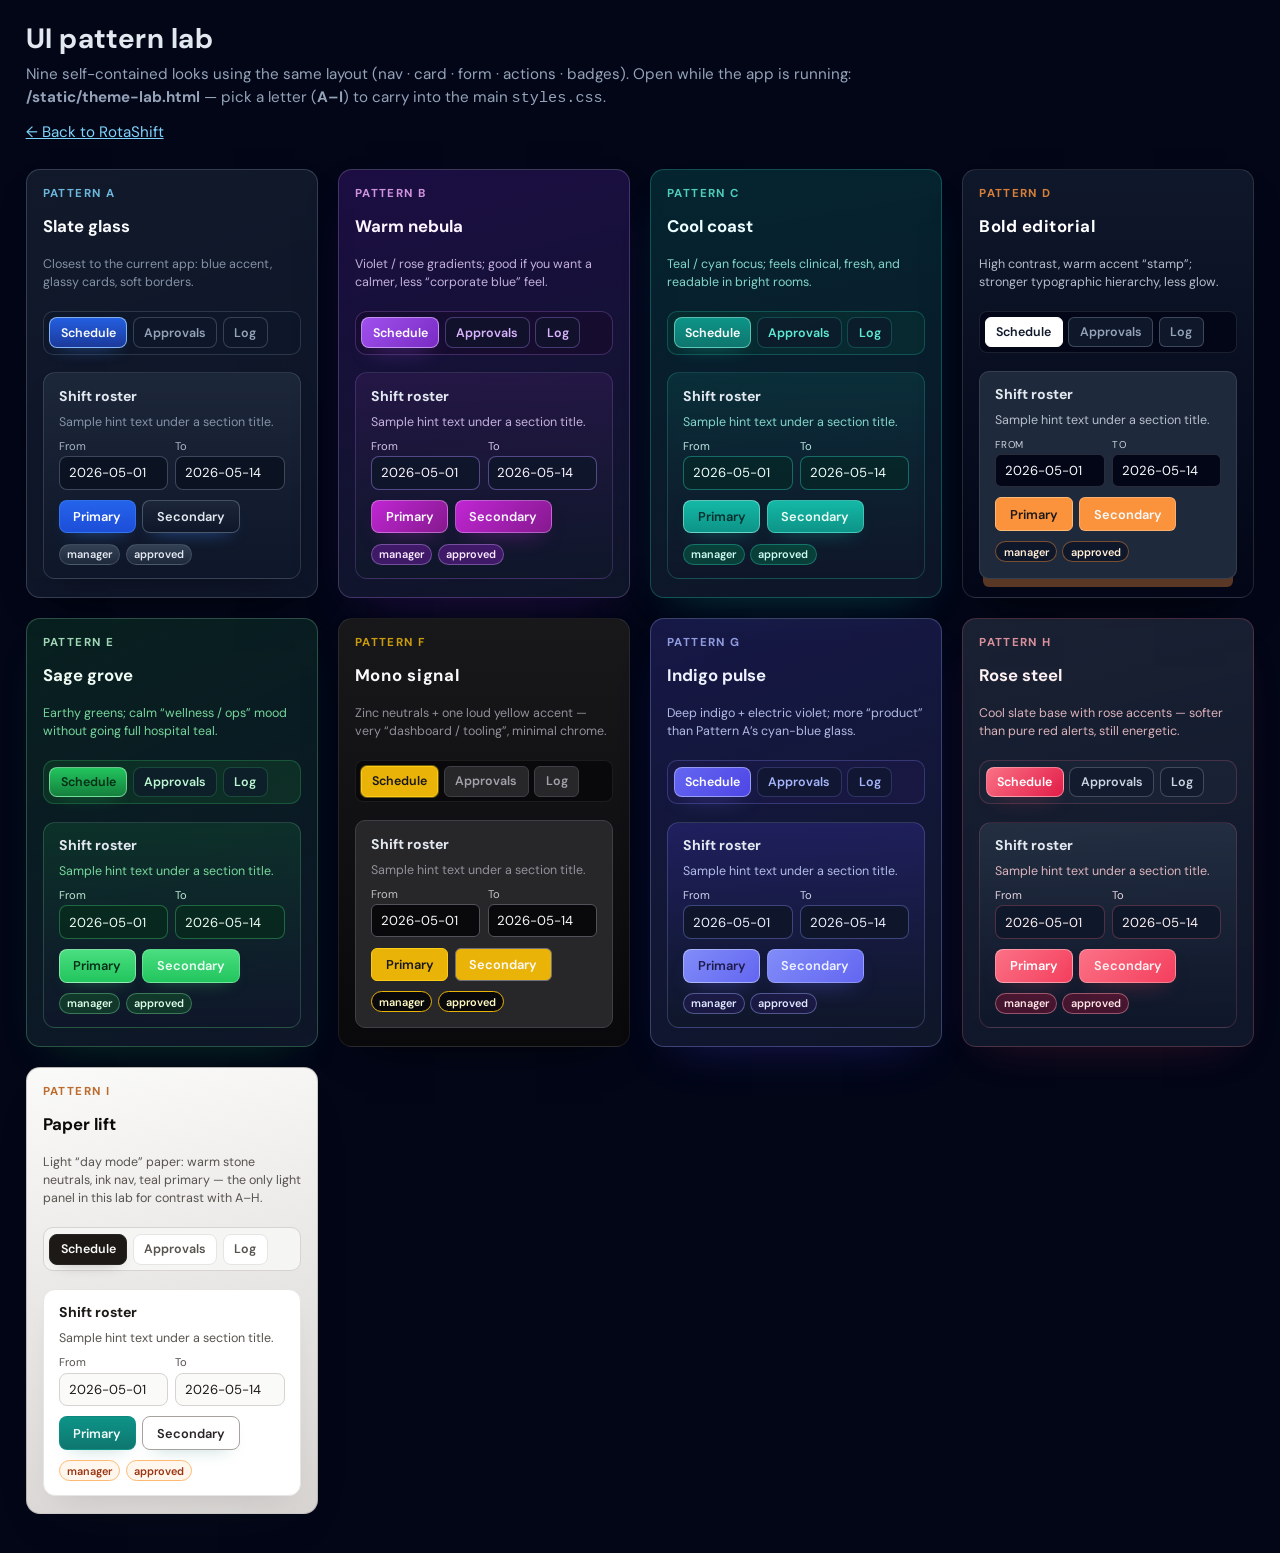
<file: static/theme-lab.html>
<!DOCTYPE html>
<html lang="en">
  <head>
    <meta charset="UTF-8" />
    <meta name="viewport" content="width=device-width, initial-scale=1" />
    <title>RotaShift — UI pattern lab</title>
    <link rel="preconnect" href="https://fonts.googleapis.com" />
    <link rel="preconnect" href="https://fonts.gstatic.com" crossorigin />
    <link
      href="https://fonts.googleapis.com/css2?family=DM+Sans:ital,opsz,wght@0,9..40,400;0,9..40,500;0,9..40,600;0,9..40,700;1,9..40,400&display=swap"
      rel="stylesheet"
    />
    <style>
      * {
        box-sizing: border-box;
      }
      body {
        margin: 0;
        font-family: "DM Sans", system-ui, sans-serif;
        background: #020617;
        color: #e2e8f0;
        min-height: 100vh;
        padding: 1.25rem clamp(0.75rem, 2vw, 2rem) 2.5rem;
      }
      .lab-hero {
        max-width: 1400px;
        margin: 0 auto 1.5rem;
      }
      .lab-hero h1 {
        margin: 0 0 0.35rem;
        font-size: clamp(1.35rem, 1.1rem + 1vw, 1.75rem);
        letter-spacing: 0.02em;
      }
      .lab-hero p {
        margin: 0;
        color: #94a3b8;
        font-size: 0.95rem;
        line-height: 1.55;
        max-width: 52rem;
      }
      .lab-hero a {
        color: #7dd3fc;
      }
      .lab-grid {
        display: grid;
        gap: 1.25rem;
        max-width: 1600px;
        margin: 0 auto;
        grid-template-columns: repeat(auto-fit, minmax(268px, 1fr));
      }
      .pattern {
        border-radius: 14px;
        padding: 1rem 1rem 1.1rem;
        min-height: 420px;
        display: flex;
        flex-direction: column;
        gap: 0.75rem;
      }
      .pattern-label {
        font-size: 0.72rem;
        font-weight: 700;
        letter-spacing: 0.12em;
        text-transform: uppercase;
        opacity: 0.85;
        margin-bottom: 0.15rem;
      }
      .pattern h2 {
        margin: 0 0 0.35rem;
        font-size: 1.05rem;
      }
      .pattern .hint {
        font-size: 0.78rem;
        opacity: 0.88;
        line-height: 1.45;
        margin: 0 0 0.5rem;
      }
      .fake-nav {
        display: flex;
        flex-wrap: wrap;
        gap: 0.35rem;
        margin-bottom: 0.35rem;
      }
      .fake-nav button {
        border: 1px solid transparent;
        padding: 0.4rem 0.65rem;
        border-radius: 8px;
        font-size: 0.78rem;
        font-weight: 600;
        cursor: default;
        font-family: inherit;
      }
      .fake-nav button.on {
        outline: 2px solid transparent;
      }
      .card {
        border-radius: 12px;
        padding: 0.85rem 0.95rem;
        flex: 1;
        display: flex;
        flex-direction: column;
        gap: 0.5rem;
      }
      .row {
        display: flex;
        flex-wrap: wrap;
        gap: 0.45rem;
        align-items: flex-end;
      }
      .field {
        flex: 1 1 100px;
      }
      label {
        display: block;
        font-size: 0.7rem;
        margin-bottom: 0.2rem;
        opacity: 0.9;
      }
      input {
        width: 100%;
        padding: 0.45rem 0.55rem;
        border-radius: 8px;
        border: 1px solid;
        font: inherit;
        font-size: 0.82rem;
      }
      .actions {
        display: flex;
        flex-wrap: wrap;
        gap: 0.4rem;
        margin-top: 0.15rem;
      }
      .btn {
        padding: 0.45rem 0.85rem;
        border-radius: 8px;
        font-weight: 600;
        font-size: 0.8rem;
        border: 1px solid transparent;
        cursor: default;
        font-family: inherit;
      }
      .btn-sec {
        background: transparent;
      }
      .badges {
        display: flex;
        flex-wrap: wrap;
        gap: 0.35rem;
        margin-top: 0.15rem;
      }
      .badge {
        font-size: 0.68rem;
        padding: 0.15rem 0.45rem;
        border-radius: 999px;
        font-weight: 600;
      }

      /* —— Pattern A: Slate glass (closest to current production feel) —— */
      .p-a {
        background: linear-gradient(160deg, rgba(30, 41, 59, 0.55), rgba(15, 23, 42, 0.92));
        border: 1px solid rgba(148, 163, 184, 0.28);
        box-shadow: 0 16px 40px -24px rgba(0, 0, 0, 0.9);
      }
      .p-a .pattern-label {
        color: #7dd3fc;
      }
      .p-a h2 {
        color: #f8fafc;
      }
      .p-a .hint {
        color: #94a3b8;
      }
      .p-a .fake-nav {
        background: rgba(15, 23, 42, 0.65);
        border: 1px solid rgba(148, 163, 184, 0.22);
        border-radius: 10px;
        padding: 0.35rem;
      }
      .p-a .fake-nav button {
        background: rgba(15, 23, 42, 0.85);
        border-color: rgba(71, 85, 105, 0.7);
        color: #94a3b8;
      }
      .p-a .fake-nav button.on {
        background: linear-gradient(180deg, rgba(37, 99, 235, 0.95), rgba(30, 64, 175, 0.85));
        border-color: rgba(147, 197, 253, 0.85);
        color: #f8fafc;
        box-shadow: 0 8px 18px -12px rgba(59, 130, 246, 0.9);
      }
      .p-a .card {
        background: linear-gradient(180deg, rgba(30, 41, 59, 0.9), rgba(15, 23, 42, 0.88));
        border: 1px solid rgba(148, 163, 184, 0.22);
        box-shadow: 0 10px 28px -20px rgba(0, 0, 0, 0.85);
      }
      .p-a label {
        color: #b8c5d8;
      }
      .p-a input {
        background: #0b1222;
        border-color: rgba(100, 116, 139, 0.55);
        color: #f8fafc;
      }
      .p-a .btn {
        background: linear-gradient(180deg, #2563eb, #1d4ed8);
        color: #fff;
        border-color: rgba(59, 130, 246, 0.65);
        box-shadow: 0 8px 18px -12px rgba(59, 130, 246, 0.85);
      }
      .p-a .btn-sec {
        background: linear-gradient(180deg, rgba(30, 41, 59, 0.85), rgba(15, 23, 42, 0.9));
        border-color: rgba(148, 163, 184, 0.4);
        color: #e2e8f0;
      }
      .p-a .badge {
        background: linear-gradient(180deg, #334155, #1e293b);
        border: 1px solid rgba(148, 163, 184, 0.25);
        color: #e2e8f0;
      }

      /* —— Pattern B: Warm nebula (rose / violet, softer mood) —— */
      .p-b {
        background: linear-gradient(165deg, rgba(76, 29, 149, 0.35), rgba(15, 23, 42, 0.95));
        border: 1px solid rgba(216, 180, 254, 0.22);
        box-shadow: 0 20px 50px -28px rgba(88, 28, 135, 0.55);
      }
      .p-b .pattern-label {
        color: #f0abfc;
      }
      .p-b h2 {
        color: #fdf4ff;
      }
      .p-b .hint {
        color: #e9d5ff;
        opacity: 0.82;
      }
      .p-b .fake-nav {
        background: rgba(24, 10, 40, 0.55);
        border: 1px solid rgba(192, 132, 252, 0.25);
        border-radius: 12px;
        padding: 0.35rem;
      }
      .p-b .fake-nav button {
        background: rgba(15, 23, 42, 0.55);
        border-color: rgba(167, 139, 250, 0.35);
        color: #d8b4fe;
      }
      .p-b .fake-nav button.on {
        background: linear-gradient(135deg, rgba(168, 85, 247, 0.95), rgba(147, 51, 234, 0.8));
        border-color: rgba(233, 213, 255, 0.55);
        color: #fff;
        box-shadow: 0 10px 22px -12px rgba(168, 85, 247, 0.75);
      }
      .p-b .card {
        background: linear-gradient(180deg, rgba(49, 27, 82, 0.55), rgba(15, 23, 42, 0.92));
        border: 1px solid rgba(192, 132, 252, 0.2);
      }
      .p-b label {
        color: #e9d5ff;
      }
      .p-b input {
        background: rgba(15, 23, 42, 0.85);
        border-color: rgba(167, 139, 250, 0.45);
        color: #fdf4ff;
      }
      .p-b .btn {
        background: linear-gradient(135deg, #c026d3, #86198f);
        color: #fff;
        border-color: rgba(250, 232, 255, 0.35);
        box-shadow: 0 10px 22px -12px rgba(192, 38, 211, 0.65);
      }
      .p-b .btn-sec {
        border-color: rgba(233, 213, 255, 0.35);
        color: #faf5ff;
      }
      .p-b .badge {
        background: rgba(88, 28, 135, 0.65);
        border: 1px solid rgba(216, 180, 254, 0.35);
        color: #fae8ff;
      }

      /* —— Pattern C: Cool coast (teal / cyan, crisp & airy) —— */
      .p-c {
        background: linear-gradient(170deg, rgba(13, 148, 136, 0.22), rgba(15, 23, 42, 0.96));
        border: 1px solid rgba(45, 212, 191, 0.28);
        box-shadow: 0 18px 44px -26px rgba(13, 148, 136, 0.45);
      }
      .p-c .pattern-label {
        color: #5eead4;
      }
      .p-c h2 {
        color: #ecfeff;
      }
      .p-c .hint {
        color: #99f6e4;
        opacity: 0.85;
      }
      .p-c .fake-nav {
        background: rgba(6, 78, 59, 0.25);
        border: 1px solid rgba(45, 212, 191, 0.25);
        border-radius: 10px;
        padding: 0.35rem;
      }
      .p-c .fake-nav button {
        background: rgba(15, 23, 42, 0.65);
        border-color: rgba(45, 212, 191, 0.25);
        color: #5eead4;
      }
      .p-c .fake-nav button.on {
        background: linear-gradient(180deg, #0d9488, #0f766e);
        border-color: rgba(153, 246, 228, 0.55);
        color: #fff;
        box-shadow: 0 8px 20px -12px rgba(20, 184, 166, 0.75);
      }
      .p-c .card {
        background: linear-gradient(180deg, rgba(15, 118, 110, 0.2), rgba(15, 23, 42, 0.94));
        border: 1px solid rgba(45, 212, 191, 0.22);
      }
      .p-c label {
        color: #ccfbf1;
      }
      .p-c input {
        background: rgba(2, 44, 34, 0.45);
        border-color: rgba(45, 212, 191, 0.4);
        color: #f0fdfa;
      }
      .p-c .btn {
        background: linear-gradient(180deg, #14b8a6, #0d9488);
        color: #042f2e;
        border-color: rgba(204, 251, 241, 0.45);
        box-shadow: 0 8px 20px -12px rgba(20, 184, 166, 0.7);
      }
      .p-c .btn-sec {
        border-color: rgba(153, 246, 228, 0.35);
        color: #ecfdf5;
      }
      .p-c .badge {
        background: rgba(6, 95, 70, 0.55);
        border: 1px solid rgba(45, 212, 191, 0.35);
        color: #ccfbf1;
      }

      /* —— Pattern D: Bold editorial (high contrast, warm accent) —— */
      .p-d {
        background: linear-gradient(180deg, #0f172a 0%, #020617 100%);
        border: 1px solid rgba(248, 250, 252, 0.12);
        box-shadow: 0 24px 48px -28px rgba(0, 0, 0, 0.95);
      }
      .p-d .pattern-label {
        color: #fb923c;
      }
      .p-d h2 {
        color: #fff;
        letter-spacing: 0.03em;
      }
      .p-d .hint {
        color: #cbd5e1;
      }
      .p-d .fake-nav {
        background: #020617;
        border: 1px solid rgba(248, 250, 252, 0.1);
        border-radius: 8px;
        padding: 0.3rem;
      }
      .p-d .fake-nav button {
        background: #0f172a;
        border-color: rgba(148, 163, 184, 0.35);
        color: #94a3b8;
        border-radius: 6px;
      }
      .p-d .fake-nav button.on {
        background: #fff;
        border-color: #fff;
        color: #0f172a;
        box-shadow: none;
      }
      .p-d .card {
        background: #1e293b;
        border: 1px solid rgba(248, 250, 252, 0.1);
        border-radius: 10px;
        box-shadow: 0 12px 0 -4px rgba(251, 146, 60, 0.35);
      }
      .p-d label {
        color: #e2e8f0;
        text-transform: uppercase;
        letter-spacing: 0.06em;
        font-size: 0.62rem;
      }
      .p-d input {
        background: #020617;
        border-color: rgba(248, 250, 252, 0.15);
        color: #f8fafc;
        border-radius: 6px;
      }
      .p-d .btn {
        background: #fb923c;
        color: #1c1917;
        border-color: #fdba74;
        border-radius: 6px;
        box-shadow: none;
      }
      .p-d .btn-sec {
        border-color: rgba(248, 250, 252, 0.25);
        color: #f8fafc;
      }
      .p-d .badge {
        background: #0f172a;
        border: 1px solid rgba(251, 146, 60, 0.45);
        color: #ffedd5;
      }

      /* —— Pattern E: Sage grove (earth / wellness, calm green) —— */
      .p-e {
        background: linear-gradient(155deg, rgba(22, 101, 52, 0.28), rgba(15, 23, 42, 0.96));
        border: 1px solid rgba(134, 239, 172, 0.25);
        box-shadow: 0 18px 42px -26px rgba(22, 163, 74, 0.35);
      }
      .p-e .pattern-label {
        color: #bbf7d0;
      }
      .p-e h2 {
        color: #f0fdf4;
      }
      .p-e .hint {
        color: #86efac;
        opacity: 0.88;
      }
      .p-e .fake-nav {
        background: rgba(20, 83, 45, 0.35);
        border: 1px solid rgba(74, 222, 128, 0.22);
        border-radius: 11px;
        padding: 0.35rem;
      }
      .p-e .fake-nav button {
        background: rgba(15, 23, 42, 0.65);
        border-color: rgba(74, 222, 128, 0.22);
        color: #bbf7d0;
      }
      .p-e .fake-nav button.on {
        background: linear-gradient(180deg, #22c55e, #15803d);
        border-color: rgba(187, 247, 208, 0.55);
        color: #052e16;
        box-shadow: 0 8px 18px -12px rgba(34, 197, 94, 0.65);
      }
      .p-e .card {
        background: linear-gradient(180deg, rgba(21, 128, 61, 0.22), rgba(15, 23, 42, 0.94));
        border: 1px solid rgba(134, 239, 172, 0.2);
      }
      .p-e label {
        color: #d1fae5;
      }
      .p-e input {
        background: rgba(5, 46, 22, 0.55);
        border-color: rgba(74, 222, 128, 0.35);
        color: #f0fdf4;
      }
      .p-e .btn {
        background: linear-gradient(180deg, #4ade80, #22c55e);
        color: #052e16;
        border-color: rgba(240, 253, 244, 0.45);
        box-shadow: 0 8px 18px -12px rgba(74, 222, 128, 0.55);
      }
      .p-e .btn-sec {
        border-color: rgba(187, 247, 208, 0.35);
        color: #ecfdf5;
      }
      .p-e .badge {
        background: rgba(20, 83, 45, 0.55);
        border: 1px solid rgba(134, 239, 172, 0.35);
        color: #dcfce7;
      }

      /* —— Pattern F: Mono signal (zinc + single electric accent) —— */
      .p-f {
        background: linear-gradient(180deg, #18181b, #09090b);
        border: 1px solid rgba(250, 250, 250, 0.08);
        box-shadow: 0 20px 44px -28px rgba(0, 0, 0, 0.95);
      }
      .p-f .pattern-label {
        color: #eab308;
      }
      .p-f h2 {
        color: #fafafa;
        letter-spacing: 0.04em;
      }
      .p-f .hint {
        color: #a1a1aa;
      }
      .p-f .fake-nav {
        background: #09090b;
        border: 1px solid rgba(250, 250, 250, 0.08);
        border-radius: 8px;
        padding: 0.3rem;
      }
      .p-f .fake-nav button {
        background: #27272a;
        border-color: #3f3f46;
        color: #a1a1aa;
        border-radius: 6px;
      }
      .p-f .fake-nav button.on {
        background: #eab308;
        border-color: #facc15;
        color: #18181b;
        box-shadow: 0 0 0 1px rgba(250, 204, 21, 0.4);
      }
      .p-f .card {
        background: #27272a;
        border: 1px solid #3f3f46;
        border-radius: 10px;
      }
      .p-f label {
        color: #d4d4d8;
      }
      .p-f input {
        background: #09090b;
        border-color: #52525b;
        color: #fafafa;
        border-radius: 6px;
      }
      .p-f .btn {
        background: #eab308;
        color: #18181b;
        border-color: #facc15;
        border-radius: 6px;
        box-shadow: none;
      }
      .p-f .btn-sec {
        border-color: #71717a;
        color: #fafafa;
      }
      .p-f .badge {
        background: #09090b;
        border: 1px solid #eab308;
        color: #fef9c3;
      }

      /* —— Pattern G: Indigo pulse (deep indigo + electric violet) —— */
      .p-g {
        background: linear-gradient(160deg, rgba(49, 46, 129, 0.45), rgba(15, 23, 42, 0.97));
        border: 1px solid rgba(165, 180, 252, 0.28);
        box-shadow: 0 20px 48px -28px rgba(67, 56, 202, 0.45);
      }
      .p-g .pattern-label {
        color: #a5b4fc;
      }
      .p-g h2 {
        color: #eef2ff;
      }
      .p-g .hint {
        color: #c7d2fe;
        opacity: 0.88;
      }
      .p-g .fake-nav {
        background: rgba(30, 27, 75, 0.55);
        border: 1px solid rgba(129, 140, 248, 0.28);
        border-radius: 10px;
        padding: 0.35rem;
      }
      .p-g .fake-nav button {
        background: rgba(15, 23, 42, 0.65);
        border-color: rgba(129, 140, 248, 0.25);
        color: #a5b4fc;
      }
      .p-g .fake-nav button.on {
        background: linear-gradient(135deg, #6366f1, #4f46e5);
        border-color: rgba(199, 210, 254, 0.55);
        color: #fff;
        box-shadow: 0 10px 22px -12px rgba(99, 102, 241, 0.75);
      }
      .p-g .card {
        background: linear-gradient(180deg, rgba(55, 48, 163, 0.35), rgba(15, 23, 42, 0.94));
        border: 1px solid rgba(165, 180, 252, 0.22);
      }
      .p-g label {
        color: #e0e7ff;
      }
      .p-g input {
        background: rgba(15, 23, 42, 0.9);
        border-color: rgba(129, 140, 248, 0.4);
        color: #eef2ff;
      }
      .p-g .btn {
        background: linear-gradient(135deg, #818cf8, #6366f1);
        color: #1e1b4b;
        border-color: rgba(224, 231, 255, 0.5);
        box-shadow: 0 10px 22px -12px rgba(99, 102, 241, 0.65);
      }
      .p-g .btn-sec {
        border-color: rgba(199, 210, 254, 0.35);
        color: #eef2ff;
      }
      .p-g .badge {
        background: rgba(30, 27, 75, 0.75);
        border: 1px solid rgba(165, 180, 252, 0.4);
        color: #e0e7ff;
      }

      /* —— Pattern H: Rose steel (cool slate + rose accent) —— */
      .p-h {
        background: linear-gradient(165deg, rgba(71, 85, 105, 0.35), rgba(15, 23, 42, 0.96));
        border: 1px solid rgba(251, 113, 133, 0.22);
        box-shadow: 0 18px 44px -26px rgba(244, 63, 94, 0.25);
      }
      .p-h .pattern-label {
        color: #fda4af;
      }
      .p-h h2 {
        color: #fff1f2;
      }
      .p-h .hint {
        color: #fecdd3;
        opacity: 0.85;
      }
      .p-h .fake-nav {
        background: rgba(30, 41, 59, 0.55);
        border: 1px solid rgba(251, 113, 133, 0.2);
        border-radius: 11px;
        padding: 0.35rem;
      }
      .p-h .fake-nav button {
        background: rgba(15, 23, 42, 0.55);
        border-color: rgba(148, 163, 184, 0.35);
        color: #cbd5e1;
      }
      .p-h .fake-nav button.on {
        background: linear-gradient(135deg, #fb7185, #e11d48);
        border-color: rgba(255, 228, 230, 0.45);
        color: #fff;
        box-shadow: 0 10px 22px -12px rgba(244, 63, 94, 0.55);
      }
      .p-h .card {
        background: linear-gradient(180deg, rgba(51, 65, 85, 0.5), rgba(15, 23, 42, 0.92));
        border: 1px solid rgba(251, 113, 133, 0.18);
      }
      .p-h label {
        color: #fce7f3;
      }
      .p-h input {
        background: rgba(15, 23, 42, 0.85);
        border-color: rgba(251, 113, 133, 0.28);
        color: #fff1f2;
      }
      .p-h .btn {
        background: linear-gradient(135deg, #fb7185, #f43f5e);
        color: #fff;
        border-color: rgba(255, 228, 230, 0.45);
        box-shadow: 0 10px 22px -12px rgba(244, 63, 94, 0.5);
      }
      .p-h .btn-sec {
        border-color: rgba(254, 205, 211, 0.35);
        color: #fff1f2;
      }
      .p-h .badge {
        background: rgba(136, 19, 55, 0.45);
        border: 1px solid rgba(253, 164, 175, 0.45);
        color: #ffe4e6;
      }

      /* —— Pattern I: Paper lift (light “paper” UI — day mode preview) —— */
      .p-i {
        color: #1c1917;
        background: linear-gradient(168deg, #fafaf9 0%, #e7e5e4 55%, #d6d3d1 100%);
        border: 1px solid rgba(120, 113, 108, 0.35);
        box-shadow: 0 22px 48px -28px rgba(28, 25, 23, 0.28);
      }
      .p-i .pattern-label {
        color: #b45309;
      }
      .p-i h2 {
        color: #0c0a09;
      }
      .p-i .hint {
        color: #57534e;
        opacity: 1;
      }
      .p-i .fake-nav {
        background: #f5f5f4;
        border: 1px solid #d6d3d1;
        border-radius: 10px;
        padding: 0.35rem;
      }
      .p-i .fake-nav button {
        background: #fff;
        border-color: #e7e5e4;
        color: #57534e;
      }
      .p-i .fake-nav button.on {
        background: #1c1917;
        border-color: #292524;
        color: #fafaf9;
        box-shadow: 0 6px 16px -10px rgba(28, 25, 23, 0.45);
      }
      .p-i .card {
        background: #fff;
        border: 1px solid #e7e5e4;
        box-shadow: 0 12px 28px -18px rgba(28, 25, 23, 0.18);
      }
      .p-i label {
        color: #44403c;
      }
      .p-i input {
        background: #fafaf9;
        border-color: #d6d3d1;
        color: #1c1917;
      }
      .p-i .btn {
        background: linear-gradient(180deg, #0d9488, #0f766e);
        color: #f0fdfa;
        border-color: rgba(13, 148, 136, 0.55);
        box-shadow: 0 8px 18px -12px rgba(15, 118, 110, 0.45);
      }
      .p-i .btn-sec {
        background: #fff;
        border-color: #a8a29e;
        color: #292524;
      }
      .p-i .badge {
        background: #fff7ed;
        border: 1px solid #fdba74;
        color: #9a3412;
      }
    </style>
  </head>
  <body>
    <div class="lab-hero">
      <h1>UI pattern lab</h1>
      <p>
        Nine self-contained looks using the same layout (nav · card · form · actions · badges). Open while the app
        is running: <strong>/static/theme-lab.html</strong> — pick a letter (<strong>A–I</strong>) to carry into the
        main <code>styles.css</code>.
      </p>
      <p style="margin-top: 0.65rem">
        <a href="/">← Back to RotaShift</a>
      </p>
    </div>

    <div class="lab-grid">
      <section class="pattern p-a" aria-labelledby="lab-a">
        <div class="pattern-label">Pattern A</div>
        <h2 id="lab-a">Slate glass</h2>
        <p class="hint">Closest to the current app: blue accent, glassy cards, soft borders.</p>
        <div class="fake-nav" role="presentation">
          <button type="button" class="on">Schedule</button>
          <button type="button">Approvals</button>
          <button type="button">Log</button>
        </div>
        <div class="card">
          <strong style="font-size: 0.88rem">Shift roster</strong>
          <p class="hint" style="margin: 0">Sample hint text under a section title.</p>
          <div class="row">
            <div class="field">
              <label for="a-d">From</label>
              <input id="a-d" type="text" value="2026-05-01" readonly />
            </div>
            <div class="field">
              <label for="a-e">To</label>
              <input id="a-e" type="text" value="2026-05-14" readonly />
            </div>
          </div>
          <div class="actions">
            <button type="button" class="btn">Primary</button>
            <button type="button" class="btn btn-sec">Secondary</button>
          </div>
          <div class="badges">
            <span class="badge">manager</span>
            <span class="badge">approved</span>
          </div>
        </div>
      </section>

      <section class="pattern p-b" aria-labelledby="lab-b">
        <div class="pattern-label">Pattern B</div>
        <h2 id="lab-b">Warm nebula</h2>
        <p class="hint">Violet / rose gradients; good if you want a calmer, less “corporate blue” feel.</p>
        <div class="fake-nav" role="presentation">
          <button type="button" class="on">Schedule</button>
          <button type="button">Approvals</button>
          <button type="button">Log</button>
        </div>
        <div class="card">
          <strong style="font-size: 0.88rem">Shift roster</strong>
          <p class="hint" style="margin: 0">Sample hint text under a section title.</p>
          <div class="row">
            <div class="field">
              <label for="b-d">From</label>
              <input id="b-d" type="text" value="2026-05-01" readonly />
            </div>
            <div class="field">
              <label for="b-e">To</label>
              <input id="b-e" type="text" value="2026-05-14" readonly />
            </div>
          </div>
          <div class="actions">
            <button type="button" class="btn">Primary</button>
            <button type="button" class="btn btn-sec">Secondary</button>
          </div>
          <div class="badges">
            <span class="badge">manager</span>
            <span class="badge">approved</span>
          </div>
        </div>
      </section>

      <section class="pattern p-c" aria-labelledby="lab-c">
        <div class="pattern-label">Pattern C</div>
        <h2 id="lab-c">Cool coast</h2>
        <p class="hint">Teal / cyan focus; feels clinical, fresh, and readable in bright rooms.</p>
        <div class="fake-nav" role="presentation">
          <button type="button" class="on">Schedule</button>
          <button type="button">Approvals</button>
          <button type="button">Log</button>
        </div>
        <div class="card">
          <strong style="font-size: 0.88rem">Shift roster</strong>
          <p class="hint" style="margin: 0">Sample hint text under a section title.</p>
          <div class="row">
            <div class="field">
              <label for="c-d">From</label>
              <input id="c-d" type="text" value="2026-05-01" readonly />
            </div>
            <div class="field">
              <label for="c-e">To</label>
              <input id="c-e" type="text" value="2026-05-14" readonly />
            </div>
          </div>
          <div class="actions">
            <button type="button" class="btn">Primary</button>
            <button type="button" class="btn btn-sec">Secondary</button>
          </div>
          <div class="badges">
            <span class="badge">manager</span>
            <span class="badge">approved</span>
          </div>
        </div>
      </section>

      <section class="pattern p-d" aria-labelledby="lab-d">
        <div class="pattern-label">Pattern D</div>
        <h2 id="lab-d">Bold editorial</h2>
        <p class="hint">High contrast, warm accent “stamp”; stronger typographic hierarchy, less glow.</p>
        <div class="fake-nav" role="presentation">
          <button type="button" class="on">Schedule</button>
          <button type="button">Approvals</button>
          <button type="button">Log</button>
        </div>
        <div class="card">
          <strong style="font-size: 0.88rem">Shift roster</strong>
          <p class="hint" style="margin: 0">Sample hint text under a section title.</p>
          <div class="row">
            <div class="field">
              <label for="d-d">From</label>
              <input id="d-d" type="text" value="2026-05-01" readonly />
            </div>
            <div class="field">
              <label for="d-e">To</label>
              <input id="d-e" type="text" value="2026-05-14" readonly />
            </div>
          </div>
          <div class="actions">
            <button type="button" class="btn">Primary</button>
            <button type="button" class="btn btn-sec">Secondary</button>
          </div>
          <div class="badges">
            <span class="badge">manager</span>
            <span class="badge">approved</span>
          </div>
        </div>
      </section>

      <section class="pattern p-e" aria-labelledby="lab-e">
        <div class="pattern-label">Pattern E</div>
        <h2 id="lab-e">Sage grove</h2>
        <p class="hint">Earthy greens; calm “wellness / ops” mood without going full hospital teal.</p>
        <div class="fake-nav" role="presentation">
          <button type="button" class="on">Schedule</button>
          <button type="button">Approvals</button>
          <button type="button">Log</button>
        </div>
        <div class="card">
          <strong style="font-size: 0.88rem">Shift roster</strong>
          <p class="hint" style="margin: 0">Sample hint text under a section title.</p>
          <div class="row">
            <div class="field">
              <label for="e-d">From</label>
              <input id="e-d" type="text" value="2026-05-01" readonly />
            </div>
            <div class="field">
              <label for="e-e">To</label>
              <input id="e-e" type="text" value="2026-05-14" readonly />
            </div>
          </div>
          <div class="actions">
            <button type="button" class="btn">Primary</button>
            <button type="button" class="btn btn-sec">Secondary</button>
          </div>
          <div class="badges">
            <span class="badge">manager</span>
            <span class="badge">approved</span>
          </div>
        </div>
      </section>

      <section class="pattern p-f" aria-labelledby="lab-f">
        <div class="pattern-label">Pattern F</div>
        <h2 id="lab-f">Mono signal</h2>
        <p class="hint">Zinc neutrals + one loud yellow accent — very “dashboard / tooling”, minimal chrome.</p>
        <div class="fake-nav" role="presentation">
          <button type="button" class="on">Schedule</button>
          <button type="button">Approvals</button>
          <button type="button">Log</button>
        </div>
        <div class="card">
          <strong style="font-size: 0.88rem">Shift roster</strong>
          <p class="hint" style="margin: 0">Sample hint text under a section title.</p>
          <div class="row">
            <div class="field">
              <label for="f-d">From</label>
              <input id="f-d" type="text" value="2026-05-01" readonly />
            </div>
            <div class="field">
              <label for="f-e">To</label>
              <input id="f-e" type="text" value="2026-05-14" readonly />
            </div>
          </div>
          <div class="actions">
            <button type="button" class="btn">Primary</button>
            <button type="button" class="btn btn-sec">Secondary</button>
          </div>
          <div class="badges">
            <span class="badge">manager</span>
            <span class="badge">approved</span>
          </div>
        </div>
      </section>

      <section class="pattern p-g" aria-labelledby="lab-g">
        <div class="pattern-label">Pattern G</div>
        <h2 id="lab-g">Indigo pulse</h2>
        <p class="hint">Deep indigo + electric violet; more “product” than Pattern A’s cyan-blue glass.</p>
        <div class="fake-nav" role="presentation">
          <button type="button" class="on">Schedule</button>
          <button type="button">Approvals</button>
          <button type="button">Log</button>
        </div>
        <div class="card">
          <strong style="font-size: 0.88rem">Shift roster</strong>
          <p class="hint" style="margin: 0">Sample hint text under a section title.</p>
          <div class="row">
            <div class="field">
              <label for="g-d">From</label>
              <input id="g-d" type="text" value="2026-05-01" readonly />
            </div>
            <div class="field">
              <label for="g-e">To</label>
              <input id="g-e" type="text" value="2026-05-14" readonly />
            </div>
          </div>
          <div class="actions">
            <button type="button" class="btn">Primary</button>
            <button type="button" class="btn btn-sec">Secondary</button>
          </div>
          <div class="badges">
            <span class="badge">manager</span>
            <span class="badge">approved</span>
          </div>
        </div>
      </section>

      <section class="pattern p-h" aria-labelledby="lab-h">
        <div class="pattern-label">Pattern H</div>
        <h2 id="lab-h">Rose steel</h2>
        <p class="hint">Cool slate base with rose accents — softer than pure red alerts, still energetic.</p>
        <div class="fake-nav" role="presentation">
          <button type="button" class="on">Schedule</button>
          <button type="button">Approvals</button>
          <button type="button">Log</button>
        </div>
        <div class="card">
          <strong style="font-size: 0.88rem">Shift roster</strong>
          <p class="hint" style="margin: 0">Sample hint text under a section title.</p>
          <div class="row">
            <div class="field">
              <label for="h-d">From</label>
              <input id="h-d" type="text" value="2026-05-01" readonly />
            </div>
            <div class="field">
              <label for="h-e">To</label>
              <input id="h-e" type="text" value="2026-05-14" readonly />
            </div>
          </div>
          <div class="actions">
            <button type="button" class="btn">Primary</button>
            <button type="button" class="btn btn-sec">Secondary</button>
          </div>
          <div class="badges">
            <span class="badge">manager</span>
            <span class="badge">approved</span>
          </div>
        </div>
      </section>

      <section class="pattern p-i" aria-labelledby="lab-i">
        <div class="pattern-label">Pattern I</div>
        <h2 id="lab-i">Paper lift</h2>
        <p class="hint">
          Light “day mode” paper: warm stone neutrals, ink nav, teal primary — the only light panel in this lab for
          contrast with A–H.
        </p>
        <div class="fake-nav" role="presentation">
          <button type="button" class="on">Schedule</button>
          <button type="button">Approvals</button>
          <button type="button">Log</button>
        </div>
        <div class="card">
          <strong style="font-size: 0.88rem">Shift roster</strong>
          <p class="hint" style="margin: 0">Sample hint text under a section title.</p>
          <div class="row">
            <div class="field">
              <label for="i-d">From</label>
              <input id="i-d" type="text" value="2026-05-01" readonly />
            </div>
            <div class="field">
              <label for="i-e">To</label>
              <input id="i-e" type="text" value="2026-05-14" readonly />
            </div>
          </div>
          <div class="actions">
            <button type="button" class="btn">Primary</button>
            <button type="button" class="btn btn-sec">Secondary</button>
          </div>
          <div class="badges">
            <span class="badge">manager</span>
            <span class="badge">approved</span>
          </div>
        </div>
      </section>
    </div>
  </body>
</html>
</file>
